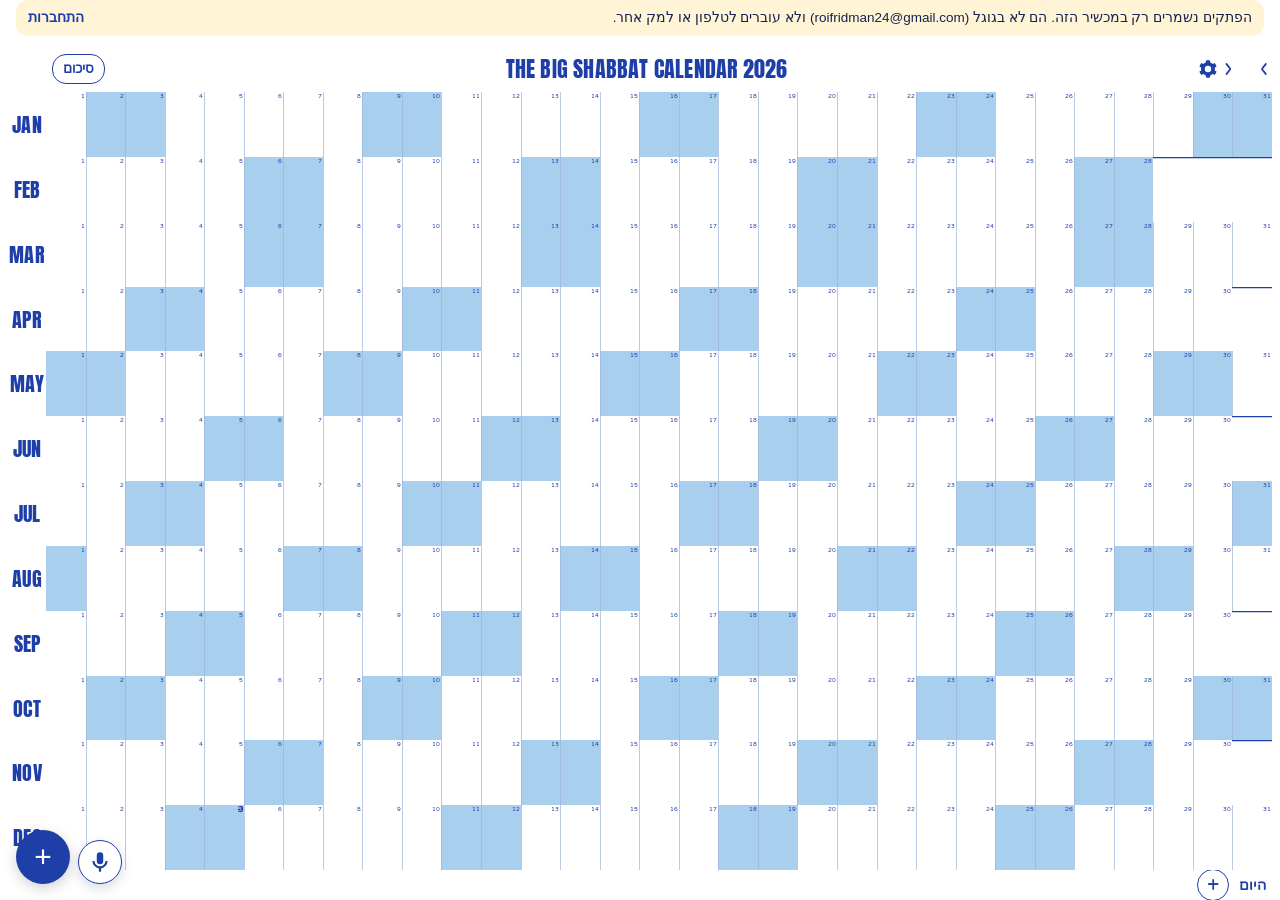
<file: index.html>
<!doctype html>
<html lang="he" dir="rtl">
<head>
<meta charset="utf-8">
<meta name="viewport" content="width=device-width, initial-scale=1, maximum-scale=1, minimum-scale=1, user-scalable=no, viewport-fit=cover">
<title>יומן</title>
<meta name="theme-color" content="#1F3FA8">
<meta name="apple-mobile-web-app-capable" content="yes">
<meta name="mobile-web-app-capable" content="yes">
<meta name="apple-mobile-web-app-status-bar-style" content="black-translucent">
<meta name="apple-mobile-web-app-title" content="יומן">
<meta name="format-detection" content="telephone=no">
<link rel="manifest" href="manifest.webmanifest">
<link rel="apple-touch-icon" sizes="180x180" href="/roy-calendar/apple-touch-icon-v3.png?v=3">
<link rel="apple-touch-icon-precomposed" sizes="180x180" href="/roy-calendar/apple-touch-icon-precomposed.png?v=3">
<link rel="icon" type="image/png" sizes="192x192" href="icons/icon-192.png">
<link rel="preload" href="fonts/anton-400.woff2" as="font" type="font/woff2" crossorigin>
<link rel="preload" href="fonts/varela-round-hebrew-400.woff2" as="font" type="font/woff2" crossorigin>
<link rel="preload" href="fonts/varela-round-latin-400.woff2" as="font" type="font/woff2" crossorigin>
<link rel="stylesheet" href="styles.css">
<script src="config.js"></script>
</head>
<body>
<div id="app">
  <header class="top" id="topbar">
    <h1 id="title">—</h1>
    <div class="top-actions">
      <button class="nav-btn" id="btnPrev" aria-label="הקודם">›</button>
      <button class="today-btn" id="btnToday">היום</button>
      <button class="nav-btn" id="btnNext" aria-label="הבא">‹</button>
      <button class="icon-btn" id="btnSettings" aria-label="הגדרות"><svg viewBox="0 0 24 24" width="20" height="20"><circle cx="5" cy="12" r="1.8"/><circle cx="12" cy="12" r="1.8"/><circle cx="19" cy="12" r="1.8"/></svg></button>
    </div>
  </header>
  <div id="banner" class="banner hidden"></div>

  <main id="views">
    <section id="yearView" class="view">
      <div class="y-top" id="yTop">
        <div id="yChrome">
          <div class="y-titlebar">
            <button type="button" class="y-gear" id="ySettings" aria-label="הגדרות"><svg viewBox="0 0 24 24" width="22" height="22" aria-hidden="true"><path fill="currentColor" d="M19.4 13.5a7.7 7.7 0 0 0 .1-1.5 7.7 7.7 0 0 0-.1-1.5l2-1.6-2-3.4-2.4 1a7.4 7.4 0 0 0-2.6-1.5l-.4-2.6h-4l-.4 2.6a7.4 7.4 0 0 0-2.6 1.5l-2.4-1-2 3.4 2 1.6a7.7 7.7 0 0 0-.1 1.5 7.7 7.7 0 0 0 .1 1.5l-2 1.6 2 3.4 2.4-1a7.4 7.4 0 0 0 2.6 1.5l.4 2.6h4l.4-2.6a7.4 7.4 0 0 0 2.6-1.5l2.4 1 2-3.4-2-1.6zM12 15.5A3.5 3.5 0 1 1 12 8.5a3.5 3.5 0 0 1 0 7z"/></svg></button>
            <div class="y-title" id="yTitle" lang="en">THE BIG SHABBAT CALENDAR</div>
            <button type="button" class="y-wrapbtn" id="yWrapBtn">סיכום</button>
          </div>
          <div class="y-subbar">
            <button type="button" class="y-arrow" id="yPrev" aria-label="שנה קודמת">›</button>
            <div class="y-legend">
              <span><i class="work"></i>עבודה</span>
              <span><i class="study"></i>לימודים</span>
              <span><i class="sport"></i>ספורט</span>
              <span><i class="travel"></i>טיולים</span>
              <span><i class="family"></i>משפחה</span>
              <span><i class="admin"></i>סידורים</span>
              <span><i class="culture"></i>תרבות</span>
              <span><i class="other"></i>אחר</span>
              <span><i class="important"></i>חשוב</span>
              <span><i class="chag"></i>חג</span>
            </div>
            <button type="button" class="y-arrow" id="yNext" aria-label="שנה הבאה">‹</button>
          </div>
        </div>
        <div id="yZoombar" class="hidden" dir="ltr">
          <div class="y-zbtns">
            <button type="button" id="yMinus" aria-label="התרחקות">−</button>
            <span id="yZLabel">×1</span>
            <button type="button" id="yPlus" aria-label="התקרבות">+</button>
          </div>
          <div class="y-ztitle" id="yZTitle" lang="en"></div>
          <button type="button" id="yAll">כל השנה
            <svg width="9" height="14" viewBox="0 0 9 14" aria-hidden="true"><path d="M2 1l6 6-6 6" stroke="currentColor" stroke-width="2" fill="none" stroke-linecap="round" stroke-linejoin="round"/></svg>
          </button>
        </div>
      </div>
      <div class="y-stage" dir="ltr">
        <div class="y-labels" id="yLabels"></div>
        <div class="y-vp" id="yVp">
          <div class="y-world" id="yWorld"></div>
        </div>
      </div>
      <div class="y-foot">
        <div class="y-foot-start">
          <button type="button" id="yToday">היום</button>
          <button type="button" id="yPlus2" aria-label="התקרבות">+</button>
        </div>
        <span id="yHint">צבוט כדי להתקרב ולקרוא את הפתקים</span>
      </div>
      <div class="ysheet-back hidden" id="ySheetBack"></div>
      <div class="ysheet hidden" id="ySheet" aria-hidden="true">
        <button type="button" class="ysheet-handle" id="ySheetHandle" aria-label="סגירה"></button>
        <div class="ysheet-head">
          <div>
            <div class="ysheet-day" id="ySheetDay"></div>
            <div class="ysheet-sub" id="ySheetSub"></div>
          </div>
          <div class="ysheet-num" id="ySheetNum"></div>
        </div>
        <div class="ysheet-list" id="ySheetList"></div>
        <div class="ysheet-actions">
          <button type="button" class="ysheet-mic" id="ySheetMic" aria-label="הוספה בקול"><svg viewBox="0 0 24 24" width="22" height="22" aria-hidden="true"><path fill="currentColor" d="M12 14a3 3 0 0 0 3-3V6a3 3 0 0 0-6 0v5a3 3 0 0 0 3 3zm5-3a5 5 0 0 1-10 0H5a7 7 0 0 0 6 6.9V21h2v-3.1A7 7 0 0 0 19 11h-2z"/></svg></button>
          <button type="button" class="ysheet-add" id="ySheetAdd">+ פתק חדש ליום הזה</button>
        </div>
      </div>
    </section>
    <section id="monthView" class="view hidden">
      <div class="weekdays" id="weekdays"></div>
      <div class="grid" id="grid"></div>
      <div class="day-panel" id="dayPanel"></div>
    </section>
    <section id="dayView" class="view hidden">
      <div class="day-head" id="dayHead"></div>
      <div class="allday" id="allDay"></div>
      <div class="timeline-wrap" id="timelineWrap"><div class="timeline" id="timeline"></div></div>
    </section>
    <section id="listView" class="view hidden">
      <div class="agenda" id="agenda"></div>
    </section>
    <section id="wrapView" class="view hidden"></section>
  </main>

  <nav class="tabs" hidden>
    <button data-view="year" class="active">שנה</button>
  </nav>
  <button class="micfab" id="micBtn" aria-label="הוספה בקול"><svg viewBox="0 0 24 24" width="26" height="26" aria-hidden="true"><path fill="currentColor" d="M12 14a3 3 0 0 0 3-3V6a3 3 0 0 0-6 0v5a3 3 0 0 0 3 3zm5-3a5 5 0 0 1-10 0H5a7 7 0 0 0 6 6.9V21h2v-3.1A7 7 0 0 0 19 11h-2z"/></svg></button>
  <button class="fab" id="fab" aria-label="אירוע חדש">+</button>
</div>

<!-- Install guide (iPhone Safari) -->
<div class="install hidden" id="install">
  <div class="install-card">
    <button class="install-x" id="installClose" aria-label="סגירה">✕</button>
    <img src="icons/icon-192.png" alt="" class="install-icon">
    <b>מתקינים את היומן במסך הבית</b>
    <p class="muted small">ככה הוא נפתח כמו אפליקציה. תזכורות מגיעות מגוגל קלנדר גם כשהוא סגור.</p>
    <ol class="steps" id="installSteps">
      <li><span class="n">1</span><span>לוחצים על <b>שיתוף</b> בסרגל של Safari</span>
        <svg class="ico" viewBox="0 0 24 24"><path d="M12 3v12M7.5 7.5 12 3l4.5 4.5" fill="none" stroke="currentColor" stroke-width="2" stroke-linecap="round" stroke-linejoin="round"/><path d="M8 10H6a1 1 0 0 0-1 1v9a1 1 0 0 0 1 1h12a1 1 0 0 0 1-1v-9a1 1 0 0 0-1-1h-2" fill="none" stroke="currentColor" stroke-width="2" stroke-linecap="round"/></svg></li>
      <li><span class="n">2</span><span>בוחרים <b>הוספה למסך הבית</b></span>
        <svg class="ico" viewBox="0 0 24 24"><rect x="4" y="4" width="16" height="16" rx="4" fill="none" stroke="currentColor" stroke-width="2"/><path d="M12 8v8M8 12h8" stroke="currentColor" stroke-width="2" stroke-linecap="round"/></svg></li>
    </ol>
    <p class="muted small" id="installHint">לא רואים שיתוף? לוחצים על ••• בסרגל ואז שיתוף.</p>
    <button class="primary hidden" id="installBtn">התקנה</button>
  </div>
  <div class="install-arrow" id="installArrow">↓</div>
</div>

<!-- Event editor -->
<div class="sheet-backdrop hidden" id="editorBackdrop">
  <form class="sheet" id="editor" autocomplete="off">
    <div class="sheet-head">
      <button type="button" class="link" id="edCancel">ביטול</button>
      <strong id="edTitleLbl">אירוע חדש</strong>
      <button type="submit" class="link strong">שמירה</button>
    </div>
    <p class="warn hidden" id="edGoogleWarn">בלי חיבור לגוגל הפתק נשמר רק באפליקציה הזו, ולא מופיע בגוגל, בטלפון אחר או במק. <button type="button" id="edConnect">התחברות לגוגל</button></p>
    <input id="edTitle" class="big-input" placeholder="מה קורה?" required>
    <div class="cats" id="edCats"></div>
    <label class="row"><span>כל היום</span><input type="checkbox" id="edAllDay" class="switch"></label>
    <label class="row"><span>תאריך</span><input type="date" id="edDate" required></label>
    <div class="row time-row" id="edTimes">
      <label><span>מ־</span><input type="time" id="edStart" step="300"></label>
      <label><span>עד</span><input type="time" id="edEnd" step="300"></label>
    </div>
    <label class="row"><span>תזכורת</span>
      <select id="edReminder">
        <option value="-1">בלי</option>
        <option value="0">בזמן האירוע</option>
        <option value="5">5 דק׳ לפני</option>
        <option value="10">10 דק׳ לפני</option>
        <option value="15">15 דק׳ לפני</option>
        <option value="30">30 דק׳ לפני</option>
        <option value="60">שעה לפני</option>
        <option value="120">שעתיים לפני</option>
        <option value="1440">יום לפני</option>
      </select>
    </label>
    <p class="muted small">התזכורת נשמרת בגוגל קלנדר ומגיעה גם כשהאפליקציה סגורה. התראה מתוך האפליקציה עצמה מגיעה רק כשהיא פתוחה. לראיון ול„חשוב” נקבעת שעה לפני, אם לא בחרת זמן אחר.</p>
    <details class="more-details">
      <summary>עוד פרטים</summary>
      <label class="row"><span>תאריך סיום</span><input type="date" id="edEndDate"></label>
      <input id="edLocation" class="input" placeholder="מיקום">
      <textarea id="edNotes" class="input" rows="3" placeholder="הערות"></textarea>
    </details>
    <button type="button" class="danger hidden" id="edDelete">מחיקה</button>
  </form>
</div>

<!-- Settings -->
<div class="sheet-backdrop hidden" id="settingsBackdrop">
  <div class="sheet">
    <div class="sheet-head">
      <span></span><strong>הגדרות</strong>
      <button type="button" class="link strong" id="stClose">סגירה</button>
    </div>

    <div class="card" id="themeCard">
      <div class="card-head"><b>צבע הלוח</b></div>
      <div class="themes" id="themeList"></div>
    </div>

    <div class="card" id="googleCard">
      <div class="card-head"><b>גוגל קלנדר</b><span class="muted small" id="stGoogleStatus">לא מחובר</span></div>
      <p class="small" id="stGoogleExplain">החשבון הוא roifridman24@gmail.com. החיבור נשמר רק באפליקציה הזו.</p>
      <button class="primary" id="stConnect">התחברות לגוגל</button>
      <button class="secondary hidden" id="stUploadLocal">העלאת הפתקים מהמכשיר לגוגל</button>
      <button class="secondary hidden" id="stSyncNow">סנכרון עכשיו</button>
      <div id="stCalendars" class="cal-list"></div>
      <details id="gSetup">
        <summary>מפתח חיבור, פעם אחת לכל התקנה</summary>
        <p class="small">גוגל דורשת מפתח חיבור (Client ID). אם כבר יצרתם אותו, רק מדביקים אותו כאן. התקנה חדשה של האייקון לא זוכרת אותו.</p>
        <ol class="gsteps small">
          <li><a href="https://console.cloud.google.com/flows/enableapi?apiid=calendar-json.googleapis.com" target="_blank" rel="noopener">פותחים את הקישור הזה</a> עם roifridman24@gmail.com, יוצרים פרויקט ומאשרים Enable.</li>
          <li><a href="https://console.cloud.google.com/auth/overview" target="_blank" rel="noopener">מסך ההסכמה</a>: Get started, שם "יומן", External, המייל שלך. אחר כך ב-<a href="https://console.cloud.google.com/auth/audience" target="_blank" rel="noopener">Audience</a> מוסיפים את עצמך כ-Test user.</li>
          <li><a href="https://console.cloud.google.com/auth/clients/create" target="_blank" rel="noopener">יוצרים Client</a>: Web application. ב-Authorized JavaScript origins מדביקים:
            <button type="button" class="copy" id="copyOrigin"><code>https://token-byte.github.io</code> העתקה</button>
            וב-Authorized redirect URIs מדביקים:
            <button type="button" class="copy" id="copyRedirect"><code id="redirectUri">https://token-byte.github.io/roy-calendar/</code> העתקה</button></li>
          <li>מעתיקים את ה-Client ID ומדביקים כאן:</li>
        </ol>
        <input id="stClientId" class="input ltr" placeholder="....apps.googleusercontent.com" inputmode="url">
      </details>
      <button class="link small hidden" id="stDisconnect">ניתוק</button>
    </div>

    <div class="card">
      <div class="card-head"><b>צבעים לפי סוג</b><button class="link small" id="catReset">איפוס</button></div>
      <p class="muted small">עבודה, לימודים, ספורט, טיולים, משפחה, סידורים, תרבות. צהוב רק ל„אחר”. חשוב הוא בחירה ידנית. הבחירה נזכרת לפי שם הפתק.</p>
      <div id="catList"></div>
      <button class="secondary" id="catAdd">+ קטגוריה</button>
      <p class="muted small">הקטגוריה והצבע נכתבים לגוגל עם כל פתק.</p>
    </div>

    <div class="card">
      <div class="card-head"><b>התראות</b></div>
      <label class="row"><span>תזכורת ברירת מחדל</span>
        <select id="stDefaultReminder">
          <option value="-1">בלי</option>
          <option value="0">בזמן האירוע</option>
          <option value="5">5 דק׳ לפני</option>
          <option value="10">10 דק׳ לפני</option>
          <option value="15">15 דק׳ לפני</option>
          <option value="30">30 דק׳ לפני</option>
          <option value="60">שעה לפני</option>
          <option value="1440">יום לפני</option>
        </select>
      </label>
      <p class="muted small">לראיון ולפתק שמסומן חשוב נקבעת שעה לפני, אם לא בחרת זמן אחר. התזכורת נכתבת לגוגל.</p>
      <label class="row"><span>גם מייל תזכורת מגוגל</span><input type="checkbox" id="stEmailReminder" class="switch"></label>
      <button class="secondary" id="stYearbook">השנה שלי</button>
      <button class="secondary" id="stNotif">הפעלת התראות</button>
      <button class="secondary" id="stTestNotif">התראת בדיקה</button>
      <p class="muted small" id="stNotifStatus"></p>
    </div>
    <button class="link small" id="stShowInstall">איך מתקינים באייפון</button>
    <p class="muted small">גרסה <span id="stVersion"></span></p>
  </div>
</div>

<div class="sheet-backdrop hidden" id="yearBackdrop">
  <div class="sheet" id="yearSheet"></div>
</div>
<div class="sheet-backdrop hidden" id="wordBackdrop">
  <form class="sheet" id="wordSheet">
    <div class="sheet-head">
      <button type="button" class="link" id="wordSkip">אחר כך</button>
      <strong>לשיתוף</strong>
      <button type="submit" class="link strong">שמירה</button>
    </div>
    <label class="stack"><span>מילה לשנה</span><input id="wordYear" class="input" maxlength="24" placeholder="מילה אחת"></label>
    <label class="stack"><span>יעד לשנה הבאה</span><input id="wordGoal" class="input" maxlength="80" placeholder="יעד אחד"></label>
  </form>
</div>
<div class="story-back hidden" id="storyBack">
  <div class="story" id="storyCard"></div>
  <div class="story-actions">
    <button type="button" id="storyClose">סגירה</button>
    <button type="button" id="storyShare">שתף תמונה</button>
  </div>
</div>

<div class="toast hidden" id="toast"></div>

<div class="vconfirm hidden" id="voiceConfirm" role="status">
  <div class="vconfirm-body">
    <b id="vcTitle"></b>
    <div id="vcWhen"></div>
  </div>
  <button type="button" id="vcConnect" class="hidden">חיבור</button>
  <button type="button" id="vcUndo">בטל</button>
</div>

<div class="sheet-backdrop hidden" id="splitBackdrop">
  <form class="sheet" id="splitSheet" autocomplete="off">
    <div class="sheet-head">
      <button type="button" class="link" id="splitCancel">ביטול</button>
      <strong>כמה פתקים</strong>
      <button type="submit" class="link strong">שמירה</button>
    </div>
    <p class="muted small">נשמע כמו כמה דברים. אפשר להוריד אחד, ואז שמירה.</p>
    <div id="splitList"></div>
  </form>
</div>

<div class="sheet-backdrop hidden" id="voiceBackdrop">
  <form class="sheet" id="voiceSheet" autocomplete="off">
    <div class="sheet-head">
      <button type="button" class="link" id="voiceCancel">סגירה</button>
      <strong>פתק בקול</strong>
      <button type="submit" class="link strong">יצירה</button>
    </div>
    <p class="small" id="voiceHint"></p>
    <button type="button" class="voice-mic hidden" id="voiceMic">האזנה</button>
    <textarea id="voiceText" class="input" rows="3" placeholder="יום ראשון בשעה 12:00 טיפוס" enterkeyhint="done"></textarea>
    <p class="muted small">באייפון, אם אין כפתור האזנה, לוחצים על המיקרופון במקלדת. כמה פעולות במשפט אחד, גם בלי „וגם”, הופכות לכמה פתקים. קיצור: הכתבת טקסט ואז פתיחת הכתובת עם הטקסט אחרי ?add=</p>
  </form>
</div>

<script src="parse-he.js"></script>
<script src="cats-auto.js"></script>
<script src="holidays.js"></script>
<script src="places.js"></script>
<script src="wrap-extra.js"></script>
<script src="yearbook.js"></script>
<script src="sync-keep.js"></script>
<script src="google-auth.js"></script>
<script src="reminders.js"></script>
<script src="story-card.js"></script>
<script src="year.js"></script>
<script src="wrap.js"></script>
<script src="app.js"></script>
<script src="voice.js"></script>
</body>
</html>
</file>
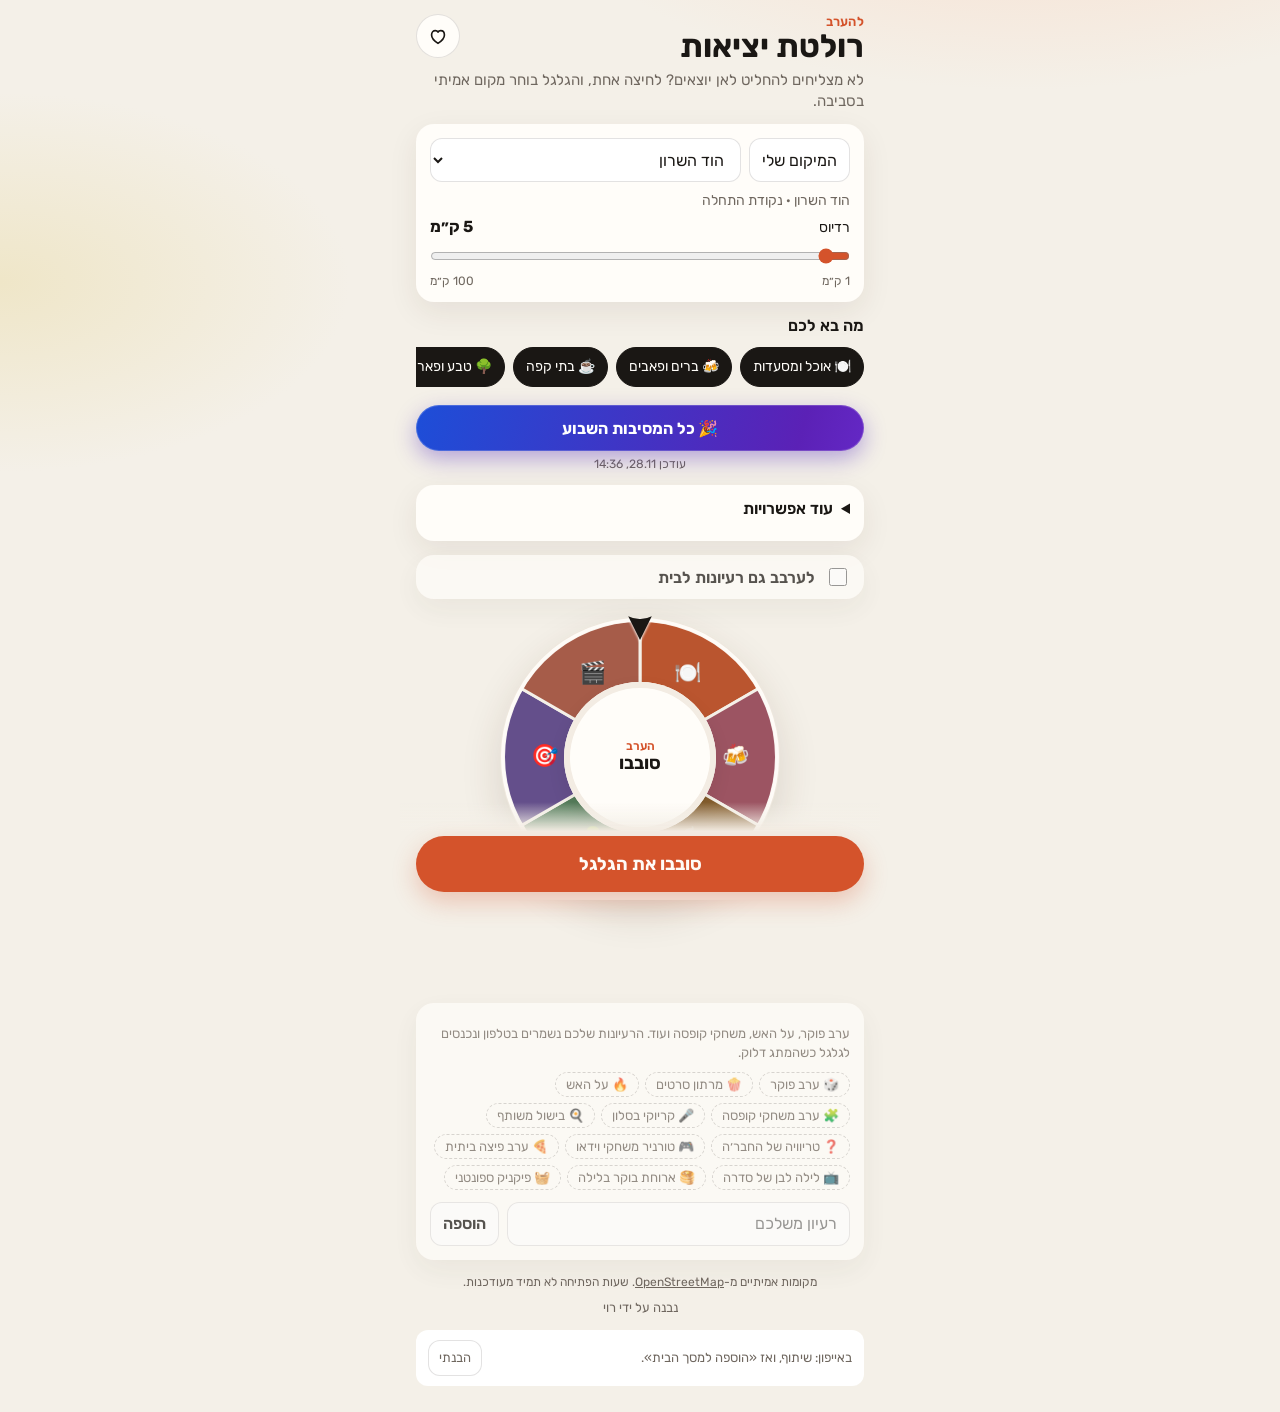
<file: roulette/index.html>
<!doctype html>
<html lang="he" dir="rtl" translate="no">
<head>
<meta charset="utf-8">
<meta name="google" content="notranslate">
<meta name="viewport" content="width=device-width, initial-scale=1, viewport-fit=cover">
<title>רולטת יציאות</title>
<meta name="description" content="לא מצליחים להחליט לאן יוצאים? הגלגל בוחר מקום אמיתי בסביבה.">
<meta name="theme-color" content="#f4f0e8">
<meta name="apple-mobile-web-app-capable" content="yes">
<meta name="mobile-web-app-capable" content="yes">
<meta name="apple-mobile-web-app-status-bar-style" content="default">
<meta name="apple-mobile-web-app-title" content="רולטה">
<link rel="manifest" href="manifest.webmanifest">
<link rel="apple-touch-icon" href="icons/apple-touch-icon.png">
<link rel="icon" type="image/png" sizes="192x192" href="icons/icon-192.png">
<link rel="preconnect" href="https://fonts.googleapis.com">
<link rel="preconnect" href="https://fonts.gstatic.com" crossorigin>
<link href="https://fonts.googleapis.com/css2?family=Rubik:wght@400;500;600;700&display=swap" rel="stylesheet">
<link rel="stylesheet" href="styles.css?v=6">
</head>
<body>
<div class="app">
  <header class="top">
    <div class="brand">
      <p class="eyebrow">להערב</p>
      <h1>רולטת יציאות</h1>
    </div>
    <button type="button" class="icon-btn" id="favBtn" aria-label="שמורים ללב">
      <svg viewBox="0 0 24 24" width="22" height="22" aria-hidden="true">
        <path d="M12 20s-7-4.4-7-9.1C5 8 6.8 6.2 9.1 6.2c1.3 0 2.4.6 2.9 1.6.5-1 1.6-1.6 2.9-1.6C17.2 6.2 19 8 19 10.9 19 15.6 12 20 12 20z" fill="none" stroke="currentColor" stroke-width="1.8" stroke-linejoin="round"/>
      </svg>
      <span class="badge" id="favCount" hidden>0</span>
    </button>
  </header>
  <p class="lede">לא מצליחים להחליט לאן יוצאים? לחיצה אחת, והגלגל בוחר מקום אמיתי בסביבה.</p>

  <section class="card" aria-label="מיקום ומרחק">
    <div class="loc-row">
      <button type="button" class="ghost" id="geoBtn">המיקום שלי</button>
      <label class="city-label">
        <span class="sr">עיר</span>
        <select id="city"></select>
      </label>
    </div>
    <p class="loc" id="locLabel">הוד השרון · נקודת התחלה</p>
    <div class="radius-head">
      <span>רדיוס</span>
      <strong id="radiusLabel">5 ק״מ</strong>
    </div>
    <input id="radius" type="range" min="1" max="100" value="5" step="1" aria-label="רדיוס החיפוש בקילומטרים">
    <div class="range-ends"><span>1 ק״מ</span><span>100 ק״מ</span></div>
    <button type="button" class="ghost hike-radius" id="hikeRadius" hidden>לטיולים ומעיינות: הרחיבו ל-80 ק״מ</button>
  </section>

  <section class="block" aria-label="קטגוריות">
    <h2>מה בא לכם</h2>
    <div class="chips" id="cats"></div>
    <div class="party-bar">
      <button type="button" class="party-btn" id="partyListBtn">🎉 כל המסיבות השבוע</button>
      <span id="eventsUpdated"></span>
    </div>
  </section>

  <details class="card more" id="more">
    <summary>עוד אפשרויות</summary>
    <div class="field">
      <span class="field-label">כמה אנשים</span>
      <div class="stepper">
        <button type="button" id="peopleMinus" aria-label="פחות אנשים">−</button>
        <strong id="peopleVal">לא משנה</strong>
        <button type="button" id="peoplePlus" aria-label="יותר אנשים">+</button>
      </div>
    </div>
    <div class="field">
      <span class="field-label">תקציב</span>
      <div class="seg" id="budget" role="group" aria-label="תקציב">
        <button type="button" data-value="any" aria-pressed="true">לא משנה</button>
        <button type="button" data-value="cheap" aria-pressed="false">זול או חינם</button>
        <button type="button" data-value="mid" aria-pressed="false">בינוני</button>
        <button type="button" data-value="high" aria-pressed="false">מתפנקים</button>
      </div>
    </div>
    <div class="field">
      <span class="field-label">איפה</span>
      <div class="seg" id="setting" role="group" aria-label="בפנים או בחוץ">
        <button type="button" data-value="any" aria-pressed="true">לא משנה</button>
        <button type="button" data-value="in" aria-pressed="false">בפנים</button>
        <button type="button" data-value="out" aria-pressed="false">בחוץ</button>
      </div>
    </div>
  </details>

  <section class="card home-box" id="homeBox">
    <label class="switch">
      <input type="checkbox" id="homeToggle">
      <span>לערבב גם רעיונות לבית</span>
    </label>
  </section>

  <div class="stage">
    <div class="wheel-wrap">
      <svg class="pointer" viewBox="0 0 28 32" aria-hidden="true">
        <path d="M14 31 L2.2 7.2 Q14 13 25.8 7.2 Z" fill="#1a1714"/>
      </svg>
      <canvas id="wheel" width="720" height="720" role="img" aria-label="גלגל הרולטה"></canvas>
      <div class="hub">
        <span id="hubKicker">הערב</span>
        <strong id="hubName">סובבו</strong>
      </div>
    </div>
  </div>

  <div class="dock">
    <p class="status" id="status" role="status"></p>
    <button type="button" class="retry" id="retryBtn" hidden>נסו שוב</button>
    <button type="button" class="spin" id="spinBtn">סובבו את הגלגל</button>
  </div>

  <section class="card" id="ideaCard">
    <p class="hint">ערב פוקר, על האש, משחקי קופסה ועוד. הרעיונות שלכם נשמרים בטלפון ונכנסים לגלגל כשהמתג דלוק.</p>
    <div class="ideas" id="ideaList"></div>
    <form class="add-idea" id="ideaForm">
      <input id="ideaInput" type="text" maxlength="60" placeholder="רעיון משלכם" enterkeyhint="done" autocomplete="off">
      <button type="submit">הוספה</button>
    </form>
  </section>

  <footer class="colophon">
    מקומות אמיתיים מ-<a href="https://www.openstreetmap.org/copyright" target="_blank" rel="noopener">OpenStreetMap</a>.
    שעות הפתיחה לא תמיד מעודכנות.
    <p class="fineprint">
      <span class="spin-count" id="spinCount" hidden><span id="spinCountLine"></span></span>
      <a class="credit" href="https://roy-fridman-portfolio.hayakaner.chatgpt.site" target="_blank" rel="noopener">נבנה על ידי רוי</a>
    </p>
    <p class="spin-count-sub" id="visitCountLine" hidden></p>
  </footer>

  <p class="install-hint" id="installHint" hidden>
    באייפון: שיתוף, ואז «הוספה למסך הבית».
    <button type="button" id="installDismiss">הבנתי</button>
  </p>
</div>

<div class="backdrop" id="backdrop" hidden></div>
<section class="sheet" id="resultSheet" hidden aria-labelledby="resultKicker"></section>
<section class="sheet" id="favSheet" hidden aria-labelledby="favTitle"></section>
<section class="sheet" id="partySheet" hidden aria-labelledby="partyTitle"></section>

<noscript>
  <p class="noscript">כדי לסובב את הרולטה צריך להפעיל JavaScript.</p>
</noscript>
<script src="fallback-places.js?v=6"></script>
<script src="app.js?v=6"></script>
</body>
</html>
</file>
<file: styles.css>
@font-face{
  font-family:'Anton';
  font-style:normal;
  font-weight:400;
  font-display:swap;
  src:url('fonts/anton-400.woff2') format('woff2');
  unicode-range:U+0000-00FF,U+0131,U+0152-0153,U+02BB-02BC,U+02C6,U+02DA,U+02DC,U+0304,U+0308,U+0329,U+2000-206F,U+20AC,U+2122,U+2191,U+2193,U+2212,U+2215,U+FEFF,U+FFFD;
}
@font-face{
  font-family:'Varela Round';
  font-style:normal;
  font-weight:400;
  font-display:swap;
  src:url('fonts/varela-round-hebrew-400.woff2') format('woff2');
  unicode-range:U+0307-0308,U+0590-05FF,U+200C-2010,U+20AA,U+25CC,U+FB1D-FB4F;
}
@font-face{
  font-family:'Varela Round';
  font-style:normal;
  font-weight:400;
  font-display:swap;
  src:url('fonts/varela-round-latin-400.woff2') format('woff2');
  unicode-range:U+0000-00FF,U+0131,U+0152-0153,U+02BB-02BC,U+02C6,U+02DA,U+02DC,U+0304,U+0308,U+0329,U+2000-206F,U+20AC,U+2122,U+2191,U+2193,U+2212,U+2215,U+FEFF,U+FFFD;
}
:root{
  --bg:#fff; --fg:#111; --muted:#9a9aa0; --line:#f0f0f2; --soft:#f5f5f7;
  --accent:#ff3b30; --blue:#0a84ff;
  --tabh:52px; --safe-b:env(safe-area-inset-bottom,0px); --safe-t:env(safe-area-inset-top,0px);
  --ink:#1F3FA8; --wkend:#A9CFEF; --pline:#9DB3D9; --paper:#fff;
  --n-work:#A9C7FF; --n-study:#C9B0FF; --n-sport:#FF8B84; --n-travel:#7EE0E8; --n-family:#7DDBA3; --n-admin:#F0B45A; --n-culture:#FFB4E0; --n-other:#FFE978; --n-important:#B794F6; --n-chag:#E6E0F4; --n-personal:#7DDBA3;
  --wrap:#1F3FA8;
}
@media (prefers-color-scheme: dark){
  :root{ --bg:#000; --fg:#f5f5f7; --muted:#77777d; --line:#1a1a1c; --soft:#121214; }
}
*{box-sizing:border-box;-webkit-tap-highlight-color:transparent}
html,body{margin:0;height:100%;background:var(--bg);color:var(--fg);
  font-family:-apple-system,BlinkMacSystemFont,"SF Pro Text","Segoe UI",Arial,"Noto Sans Hebrew",sans-serif;
  overscroll-behavior:none;-webkit-user-select:none;user-select:none;
  -webkit-touch-callout:none;-webkit-tap-highlight-color:transparent;touch-action:manipulation}
input,textarea,select,button{font:inherit;color:inherit}
input,textarea{-webkit-user-select:text;user-select:text}
button{background:none;border:0;cursor:pointer;padding:0}
a{color:var(--blue)}
.hidden{display:none!important}
#app{display:flex;flex-direction:column;height:100dvh;padding-top:var(--safe-t)}
.top{display:flex;align-items:center;justify-content:space-between;padding:12px 16px 8px}
.top h1{font-size:30px;font-weight:800;margin:0;letter-spacing:-.6px}
.top h1 small{font-size:30px;font-weight:300;color:var(--muted);margin-inline-start:6px}
.top-actions{display:flex;align-items:center;gap:2px}
.nav-btn{font-size:26px;line-height:1;width:34px;height:34px;color:var(--muted)}
.icon-btn{width:34px;height:34px;color:var(--muted);display:flex;align-items:center;justify-content:center}
.icon-btn svg{fill:currentColor}
.today-btn{font-weight:600;font-size:15px;color:var(--fg);padding:5px 10px}
.banner{margin:0 16px 8px;padding:9px 12px;border-radius:12px;background:#fff4d6;font-size:13.5px;display:flex;gap:10px;align-items:center;justify-content:space-between;color:#14234f;line-height:1.35}
.banner span{flex:1}
.banner button{font-weight:700;color:#1F3FA8;white-space:nowrap}
.banner.ok{background:#e7f8ee;color:#0f6b45}
.warn{background:#fff4d6;color:#14234f;border-radius:12px;padding:10px 12px;font-size:13.5px;line-height:1.4;margin:0}
.warn button{font-weight:700;color:#1F3FA8}
main{flex:1;overflow:hidden;position:relative}
.view{height:100%;display:flex;flex-direction:column}

/* Month */
.weekdays{display:grid;grid-template-columns:repeat(7,1fr);padding:0 8px;font-size:11.5px;color:var(--muted);font-weight:600;text-align:center}
.weekdays div{padding:4px 0 6px}
.grid{display:grid;grid-template-columns:repeat(7,1fr);grid-auto-rows:1fr;flex:0 0 auto;height:58%;padding:0 8px;touch-action:pan-y}
.cell{border-top:1px solid var(--line);padding:4px 2px 2px;overflow:hidden;display:flex;flex-direction:column;gap:2px;min-width:0}
.cell.other .d{color:var(--muted);opacity:.5}
.cell.other .chip{opacity:.4}
.cell .d{font-size:16px;font-weight:600;width:28px;height:28px;display:flex;align-items:center;justify-content:center;border-radius:50%;align-self:center}
.cell.today .d{background:var(--accent);color:#fff}
.cell.sel:not(.today) .d{background:var(--fg);color:var(--bg)}
.chip{font-size:10.5px;line-height:1.3;padding:1px 4px;border-radius:4px;white-space:nowrap;overflow:hidden;font-weight:600;
  color:var(--c);background:color-mix(in srgb,var(--c) 14%,transparent)}
.chip.allday{background:var(--c);color:#fff}
.more{font-size:10px;color:var(--muted);text-align:center}

.day-panel{flex:1;overflow-y:auto;padding:12px 16px calc(var(--tabh) + 76px + var(--safe-b))}
.dp-head{font-size:15px;font-weight:700;margin-bottom:4px;color:var(--muted)}
.ev{display:flex;gap:12px;align-items:stretch;padding:10px 0}
.ev .bar{width:3px;border-radius:2px;background:var(--c);flex:0 0 3px}
.ev .tm{width:46px;flex:0 0 46px;font-size:13px;color:var(--muted);font-variant-numeric:tabular-nums;line-height:1.4}
.ev .bd{flex:1;min-width:0}
.ev .t{font-weight:600;font-size:16px}
.ev .s{font-size:12.5px;color:var(--muted);margin-top:2px;overflow:hidden;text-overflow:ellipsis;white-space:nowrap}
.empty{color:var(--muted);font-size:14px;padding:18px 0;text-align:center}

/* Day */
.day-head{padding:0 16px 8px;font-size:15px;font-weight:700;color:var(--muted)}
.allday{padding:0 16px;display:flex;flex-direction:column;gap:4px}
.allday .chip{font-size:13px;padding:4px 8px}
.timeline-wrap{flex:1;overflow-y:auto;margin-top:6px;padding-bottom:calc(var(--tabh) + 80px + var(--safe-b))}
.timeline{position:relative;height:calc(24 * 56px);margin-inline-start:52px;margin-inline-end:12px}
.hour{position:absolute;left:0;right:0;border-top:1px solid var(--line);height:56px}
.hour span{position:absolute;inset-inline-start:-46px;top:-8px;font-size:11px;color:var(--muted);font-variant-numeric:tabular-nums}
.tblock{position:absolute;border-radius:6px;padding:4px 7px;font-size:12.5px;overflow:hidden;font-weight:600;border-inline-start:3px solid var(--c);
  color:var(--c);background:color-mix(in srgb,var(--c) 14%,var(--bg))}
.tblock small{display:block;font-weight:400;color:var(--muted)}
.nowline{position:absolute;left:0;right:0;height:2px;background:var(--accent);z-index:3}
.nowline::before{content:"";position:absolute;inset-inline-start:-5px;top:-4px;width:10px;height:10px;border-radius:50%;background:var(--accent)}

/* List */
.agenda{overflow-y:auto;height:100%;padding:0 16px calc(var(--tabh) + 80px + var(--safe-b))}
.ag-day{position:sticky;top:0;background:var(--bg);padding:14px 0 2px;font-weight:700;font-size:14px;color:var(--muted)}
.ag-day.today{color:var(--accent)}

/* Tabs / FAB */
.tabs{display:none!important}
.fab{position:fixed;left:16px;bottom:calc(18px + var(--safe-b));width:54px;height:54px;border-radius:50%;background:var(--ink,#1F3FA8);color:var(--paper,#fff);font-size:30px;line-height:1;box-shadow:0 4px 14px rgba(0,0,0,.18);z-index:11}
.micfab{position:fixed;left:18px;bottom:calc(84px + var(--safe-b));width:48px;height:48px;border-radius:50%;background:var(--paper,#fff);color:var(--ink,#1F3FA8);border:1.5px solid var(--ink,#1F3FA8);display:flex;align-items:center;justify-content:center;z-index:11;box-shadow:0 4px 12px rgba(20,30,80,.16)}
.micfab svg{display:block}
.micfab.listening{background:var(--ink,#1F3FA8);color:#fff}

/* Sheets */
.sheet-backdrop{position:fixed;inset:0;background:rgba(0,0,0,.3);z-index:50;display:flex;align-items:flex-end}
.sheet{background:var(--bg);width:100%;max-height:92dvh;overflow-y:auto;border-radius:16px 16px 0 0;padding:12px 16px calc(24px + var(--safe-b));display:flex;flex-direction:column;gap:10px;animation:up .2s ease-out}
@keyframes up{from{transform:translateY(40px);opacity:.4}to{transform:none;opacity:1}}
.sheet-head{display:flex;justify-content:space-between;align-items:center;padding-bottom:4px}
.sheet-head strong{font-size:16px}
.link{color:var(--blue);font-size:16px}
.link.strong{font-weight:700}
.link.small{font-size:14px}
.big-input{font-size:22px;font-weight:700;border:0;padding:8px 0;background:none;outline:none}
.input{border:0;border-radius:10px;padding:10px;background:var(--soft);outline:none;width:100%}
.ltr{direction:ltr;text-align:left}
.row{display:flex;justify-content:space-between;align-items:center;padding:6px 0;border-bottom:1px solid var(--line);gap:10px;min-height:42px}
.row input[type=date],.row input[type=time],.row select{border:0;background:var(--soft);border-radius:8px;padding:6px 8px;min-width:120px}
.time-row{justify-content:flex-start;gap:14px}
.time-row label{display:flex;align-items:center;gap:6px}
.cats{display:flex;gap:6px;flex-wrap:wrap}
.cats button{font-size:13px;padding:5px 10px;border-radius:14px;color:var(--c);background:color-mix(in srgb,var(--c) 12%,transparent);font-weight:600;border:1.5px solid transparent}
.cats button.on{border-color:var(--c)}
.cats button.auto::after{content:" · אוטומטי";font-weight:400;opacity:.7}
.switch{appearance:none;-webkit-appearance:none;width:46px;height:28px;border-radius:14px;background:#e5e5ea;position:relative;transition:.2s;flex:0 0 46px}
.switch::after{content:"";position:absolute;top:2px;right:2px;width:24px;height:24px;border-radius:50%;background:#fff;box-shadow:0 1px 3px rgba(0,0,0,.25);transition:.2s}
.switch:checked{background:#34c759}
.switch:checked::after{right:20px}
.danger{color:var(--accent);padding:12px;font-weight:600}
.primary{background:var(--fg);color:var(--bg);padding:13px;border-radius:12px;font-weight:700;width:100%}
.secondary{background:var(--soft);padding:11px;border-radius:12px;font-weight:600;width:100%}
button:disabled{opacity:.35}
.muted{color:var(--muted);margin:0}
.small{font-size:13px;margin:0}
details summary{color:var(--muted);font-size:14px;padding:6px 0}
.more-details[open]{display:flex;flex-direction:column;gap:8px}
.card{background:var(--soft);border-radius:14px;padding:14px;display:flex;flex-direction:column;gap:10px}
.card .row{border-color:color-mix(in srgb,var(--muted) 18%,transparent)}
.card .secondary,.card .input,.card .row select{background:var(--bg)}
.card-head{display:flex;justify-content:space-between;align-items:baseline}
.card-head b{font-size:16px}
.gsteps{margin:0;padding-inline-start:20px;display:flex;flex-direction:column;gap:8px;line-height:1.45}
.copy{display:inline-flex;gap:6px;align-items:center;margin-top:4px;background:var(--bg);border-radius:8px;padding:4px 8px;color:var(--blue);font-size:12.5px}
.copy code{color:var(--fg);direction:ltr}
.cal-list{display:flex;flex-direction:column}
.cal-list label{display:flex;align-items:center;gap:8px;padding:5px 0;font-size:14px}
.cal-list i{width:10px;height:10px;border-radius:50%;display:inline-block}
.cat{display:flex;flex-direction:column;gap:6px;padding:10px 0;border-bottom:1px solid color-mix(in srgb,var(--muted) 18%,transparent)}
.cat-top{display:flex;align-items:center;gap:8px}
.cat-top input[type=color]{width:28px;height:28px;border:0;padding:0;border-radius:50%;background:none;flex:0 0 28px}
.cat-top input[type=color]::-webkit-color-swatch-wrapper{padding:0}
.cat-top input[type=color]::-webkit-color-swatch{border:0;border-radius:50%}
.cat-top .name{flex:1;border:0;background:none;font-weight:700;font-size:15px;outline:none}
.cat-top .del{color:var(--muted);font-size:14px;padding:4px}
.cat textarea{border:0;border-radius:8px;background:var(--bg);padding:8px;font-size:13px;resize:none;outline:none;color:var(--muted)}
.toast{position:fixed;bottom:calc(150px + var(--safe-b));left:50%;transform:translateX(-50%);background:var(--fg);color:var(--bg);padding:9px 16px;border-radius:20px;font-size:14px;z-index:99;max-width:90%;text-align:center}

/* Install guide */
.install{position:fixed;inset:0;z-index:60;background:rgba(0,0,0,.35);display:flex;flex-direction:column;justify-content:flex-end;align-items:center;padding:0 12px calc(14px + var(--safe-b))}
.install-card{position:relative;background:var(--bg);border-radius:20px;padding:22px 18px 18px;width:100%;max-width:420px;display:flex;flex-direction:column;align-items:center;gap:8px;text-align:center;box-shadow:0 10px 40px rgba(0,0,0,.2);animation:up .25s ease-out}
.install-x{position:absolute;top:10px;left:12px;color:var(--muted);font-size:16px;width:30px;height:30px}
.install-icon{width:64px;height:64px;border-radius:15px;box-shadow:0 2px 8px rgba(0,0,0,.12)}
.install-card b{font-size:18px}
.steps{list-style:none;margin:6px 0 0;padding:0;width:100%;display:flex;flex-direction:column;gap:8px}
.steps li{display:flex;align-items:center;gap:12px;background:var(--soft);border-radius:12px;padding:12px;text-align:start;font-size:15px}
.steps li span:nth-child(2){flex:1}
.steps .n{width:24px;height:24px;border-radius:50%;background:var(--fg);color:var(--bg);display:flex;align-items:center;justify-content:center;font-size:13px;font-weight:700;flex:0 0 24px}
.steps .ico{width:26px;height:26px;color:var(--blue);flex:0 0 26px}
.install-arrow{color:#fff;font-size:30px;margin-top:6px;animation:bob 1.2s ease-in-out infinite}
@keyframes bob{50%{transform:translateY(6px)}}
.banner-x{color:var(--muted)!important;font-weight:400!important;margin-inline-start:12px}
.cat textarea{field-sizing:content;min-height:3.2em}
.tabs button{white-space:nowrap}

/* ---------- year poster ---------- */
body.view-year,body.view-wrap{background:var(--paper,#fff)}
body.view-year #app,body.view-wrap #app{background:var(--paper,#fff)}
#yearView{
  background:var(--paper,#fff); color:var(--ink,#1F3FA8);
  font-family:'Varela Round','Arial Hebrew',Arial,sans-serif;
  min-height:0; position:relative;
  padding-bottom:var(--safe-b);
}
.y-top{position:relative;height:118px;flex:none;padding:4px 8px 0}
#yChrome,#yZoombar{position:absolute;inset:0}
#yZoombar{display:flex;align-items:center;justify-content:space-between;gap:8px;padding:0 10px;background:var(--paper,#fff)}
#yChrome{direction:rtl;display:flex;flex-direction:column;justify-content:center;gap:2px;padding:2px 8px 0}
.y-titlebar{display:flex;align-items:center;gap:6px;min-width:0}
.y-title{flex:1;min-width:0;text-align:center;font-family:'Anton',Impact,'Arial Narrow',sans-serif;font-weight:400;letter-spacing:.2px;line-height:1;white-space:nowrap;color:var(--ink);overflow:hidden}
.y-subbar{display:flex;align-items:center;gap:4px}
.y-legend{flex:1;display:flex;justify-content:center;flex-wrap:wrap;gap:3px 7px;direction:rtl;font-size:10px;color:var(--ink);min-width:0;line-height:1.25}
.y-legend span{display:flex;align-items:center;gap:4px;white-space:nowrap}
.y-legend i{width:11px;height:11px;display:inline-block;border-radius:1px 1px 2px 5px;box-shadow:0 1px 2px rgba(0,0,0,.25);flex:none}
.y-legend i.work,.ynote.work,.y-item i.work{background:var(--n-work)}
.y-legend i.study,.ynote.study,.y-item i.study{background:var(--n-study)}
.y-legend i.sport,.ynote.sport,.y-item i.sport{background:var(--n-sport)}
.y-legend i.travel,.ynote.travel,.y-item i.travel{background:var(--n-travel)}
.y-legend i.family,.ynote.family,.y-item i.family,.y-legend i.personal,.ynote.personal,.y-item i.personal{background:var(--n-family)}
.y-legend i.admin,.ynote.admin,.y-item i.admin{background:var(--n-admin)}
.y-legend i.culture,.ynote.culture,.y-item i.culture{background:var(--n-culture)}
.y-legend i.other,.ynote.other,.y-item i.other{background:var(--n-other)}
.y-legend i.important,.ynote.important,.y-item i.important{background:var(--n-important)}
.y-legend i.chag,.ynote.chag,.y-item i.chag{background:var(--n-chag)}
.y-arrow{font-size:22px;line-height:1;width:32px;height:32px;color:var(--ink);flex:none}
.y-gear{width:40px;height:40px;color:var(--ink);display:flex;align-items:center;justify-content:center;flex:none}
.y-gear svg{fill:currentColor}
.y-wrapbtn{flex:none;border:1.5px solid var(--ink);color:var(--ink);border-radius:14px;padding:6px 10px;font-size:13px;font-weight:700;background:transparent}
.y-zbtns{display:flex;align-items:center;gap:2px;border:1.5px solid var(--ink);border-radius:16px;padding:2px;flex:none}
.y-zbtns button{width:32px;height:30px;font-size:20px;line-height:1;color:var(--ink);border-radius:13px}
.y-zbtns button:disabled{opacity:.3}
#yZLabel{font-size:13px;min-width:34px;text-align:center;font-variant-numeric:tabular-nums}
.y-ztitle{font-family:'Anton',Impact,sans-serif;font-size:26px;letter-spacing:.4px;line-height:1;text-align:center;min-width:0}
.y-ztitle small{font-family:'Varela Round',sans-serif;font-size:13px;margin-left:6px;color:#5b6fb5;vertical-align:middle}
#yAll{direction:rtl;display:flex;align-items:center;gap:4px;font-size:15px;color:var(--ink);padding:8px 4px;flex:none;white-space:nowrap}
.y-stage{flex:1;min-height:0;display:flex;direction:ltr;padding:0 8px}
.y-labels{position:relative;width:38px;flex:none;overflow:hidden;background:var(--paper,#fff);z-index:2}
.y-lab{position:absolute;left:0;top:0;width:100%;margin:0;padding:0;border:0;background:transparent;color:var(--ink);
  font-family:'Anton',Impact,sans-serif;font-weight:400;letter-spacing:.3px;display:flex;align-items:center;justify-content:center;line-height:1}
.y-lab.hot{background:var(--ink);color:#fff}
.y-vp{flex:1;min-width:0;position:relative;overflow:hidden;touch-action:none;background:var(--paper,#fff)}
.y-world{position:absolute;left:0;top:0;transform-origin:0 0;background:var(--paper,#fff);box-shadow:inset 0 0 0 calc(1.6px * var(--b,1)) var(--ink);--b:1;--show-text:0}
.y-row{position:absolute;left:0;right:0;background:var(--paper,#fff)}
.y-row + .y-row{box-shadow:inset 0 calc(1.25px * var(--b,1)) 0 var(--ink)}
.y-cell{position:absolute;top:0;bottom:0;background:var(--paper,#fff);box-shadow:inset calc(0.7px * var(--b,1)) 0 0 var(--pline,#9DB3D9)}
.y-cell:first-child{box-shadow:none}
.y-cell.we{background:var(--wkend)}
.y-cell .n{position:absolute;top:1px;right:1px;font-family:'Varela Round',sans-serif;font-size:calc(var(--num,6) * 1px);line-height:1;color:var(--ink);z-index:2}
.y-cell.is-today .n{background:var(--ink);color:#fff;border-radius:2px;padding:0 .12em}
.y-cell .w{position:absolute;top:2px;left:2px;font-family:'Varela Round',sans-serif;font-size:calc(var(--wd,0) * 1px);line-height:1;color:var(--ink);opacity:var(--wd-op,0);z-index:2}
.ynote{position:absolute;direction:rtl;text-align:right;color:#1d1d1d;overflow:visible;
  border-radius:1px 1px 3px 10px / 1px 1px 3px 6px;
  box-shadow:0 1px 1px rgba(0,0,0,.12), 0 4px 6px -3px rgba(0,0,0,.35);
  z-index:5}
.ynote::after{content:"";position:absolute;inset:0;border-radius:inherit;pointer-events:none;z-index:1;
  background:linear-gradient(170deg,rgba(255,255,255,.5) 0%,rgba(255,255,255,0) 38%,rgba(0,0,0,0) 75%,rgba(0,0,0,.08) 100%)}
.ynote.work{background:var(--n-work)} .ynote.sport{background:var(--n-sport)} .ynote.personal{background:var(--n-personal)} .ynote.important{background:var(--n-important)} .ynote.other{background:var(--n-other)}
.ynote .ytape{position:absolute;left:50%;transform:translateX(-50%) rotate(-3deg);background:rgba(255,255,255,.55);
  box-shadow:0 0 0 .5px rgba(0,0,0,.06);z-index:3;pointer-events:none}
.ynote .ytt{position:relative;z-index:3;height:100%;overflow:hidden;opacity:var(--show-text,0);box-sizing:border-box}
.ynote .ytm{direction:ltr;text-align:right;opacity:.68;line-height:1.05;font-size:calc(var(--nt,0) * 0.86 * 1px)}
.ynote .yti{font-size:calc(var(--ni,0) * 1px);line-height:1.15;display:-webkit-box;-webkit-line-clamp:3;-webkit-box-orient:vertical;overflow:hidden}
.y-sel{position:absolute;border:calc(2.4px * var(--b,1)) solid #E8453C;box-shadow:0 0 0 calc(3px * var(--b,1)) rgba(232,69,60,.16);
  border-radius:2px;pointer-events:none;z-index:60;display:none}
.y-sel.on{display:block}
.y-foot{flex:none;height:36px;display:flex;align-items:center;justify-content:space-between;gap:8px;direction:rtl;
  padding:0 10px 0 76px;color:#5a6794;font-size:12.5px}
.y-foot-start{display:flex;align-items:center;gap:6px;flex:none}
#yToday{color:var(--ink);font-weight:700;font-size:14px;padding:6px 4px}
#yPlus2{width:32px;height:32px;border-radius:50%;border:1.5px solid var(--ink);color:var(--ink);font-size:22px;line-height:1}
#yHint{flex:1;text-align:center;line-height:1.25}
.ysheet-back{position:fixed;inset:0;z-index:35;background:rgba(16,24,48,.18)}
.ysheet{position:fixed;left:0;right:0;bottom:var(--safe-b);z-index:40;direction:rtl;
  background:#fff;border-radius:24px 24px 0 0;border-top:2px solid var(--ink);
  box-shadow:0 -10px 30px -8px rgba(20,30,80,.35);
  padding:0 18px 12px;max-height:min(52dvh,420px);display:flex;flex-direction:column;
  font-family:'Varela Round','Arial Hebrew',Arial,sans-serif;color:#1d1d1d;
  transition:transform .22s ease; touch-action:pan-y}
.ysheet-handle{width:100%;height:28px;margin:0;background:none;position:relative;flex:none;touch-action:none}
.ysheet-handle::before{content:"";position:absolute;left:50%;top:10px;width:40px;height:5px;border-radius:3px;background:#C9D2EA;transform:translateX(-50%)}
.ysheet-head{touch-action:none}
.ysheet-head{display:flex;justify-content:space-between;align-items:center;gap:12px;margin-bottom:8px;flex:none}
.ysheet-day{font-size:17px;color:var(--ink)}
.ysheet-sub{font-size:12.5px;color:#7a88b8;margin-top:2px}
.ysheet-num{font-family:'Anton',Impact,sans-serif;font-size:40px;color:var(--ink);line-height:1}
.ysheet-list{overflow-y:auto;min-height:0}
.y-item{display:flex;align-items:center;gap:12px;width:100%;text-align:right;padding:11px 0;border-top:1px solid #E3E8F5;background:none}
.y-item i{width:22px;height:22px;border-radius:1px 1px 2px 7px;box-shadow:0 2px 3px rgba(0,0,0,.2);transform:rotate(-4deg);flex:none}
.y-item i.work{background:var(--n-work)} .y-item i.sport{background:var(--n-sport)} .y-item i.personal{background:var(--n-personal)} .y-item i.important{background:var(--n-important)} .y-item i.other{background:var(--n-other)}
.y-setcats{display:flex;flex-wrap:wrap;gap:4px;padding:0 0 8px}
.y-setcats button{font-size:11px;padding:3px 8px;border-radius:10px;border:1px solid #E3E8F5;color:#5c6a94;background:#fff}
.y-setcats button.on{color:#14234f;font-weight:700;border-color:transparent}
.y-setcats button.work.on{background:var(--n-work)} .y-setcats button.study.on{background:var(--n-study)}
.y-setcats button.sport.on{background:var(--n-sport)} .y-setcats button.travel.on{background:var(--n-travel)}
.y-setcats button.family.on{background:var(--n-family)} .y-setcats button.admin.on{background:var(--n-admin)}
.y-setcats button.culture.on{background:var(--n-culture)} .y-setcats button.other.on{background:var(--n-other)}
.y-setcats button.personal.on{background:var(--n-family)} .y-setcats button.important.on{background:var(--n-important)}
.y-setcats button.auto.on{background:#E8E8ED}
.y-tm{font-family:'Anton',Impact,sans-serif;font-size:18px;color:var(--ink);width:58px;direction:ltr;text-align:right;flex:none;font-weight:400}
.y-bd{flex:1;min-width:0}
.y-bd b{font-weight:400;font-size:16px;color:#1d1d1d;display:block}
.y-bd small{display:block;font-size:12px;color:#7a88b8;margin-top:1px}
.y-empty{color:#7a88b8;text-align:center;padding:16px 0;font-size:14px}
.ysheet-actions{display:flex;gap:8px;align-items:stretch;margin-top:8px;flex:none}
.ysheet-mic{width:48px;border-radius:12px;border:1.5px solid var(--ink);color:var(--ink);background:#fff;display:flex;align-items:center;justify-content:center;flex:none}
.ysheet-add{margin-top:8px;border:1.5px dashed var(--ink);border-radius:12px;text-align:center;padding:11px;font-size:14px;color:var(--ink);background:#fff;flex:none;width:100%}
.ysheet-actions .ysheet-add{margin-top:0;flex:1;width:auto}

.themes{display:flex;flex-wrap:wrap;gap:8px}
.themes button{display:flex;align-items:center;gap:6px;padding:6px 10px;border-radius:14px;border:1.5px solid transparent;background:var(--bg);font-size:13px;font-weight:700}
.themes button.on{border-color:var(--ink)}
.themes i{width:18px;height:18px;border-radius:50%;background:linear-gradient(135deg,var(--sw),var(--sw2));box-shadow:inset 0 0 0 1px rgba(0,0,0,.12)}

.vconfirm{position:fixed;left:12px;right:12px;bottom:calc(148px + var(--safe-b));z-index:80;display:flex;align-items:center;gap:12px;
  background:#14234f;color:#fff;border-radius:16px;padding:12px 12px 12px 14px;box-shadow:0 10px 24px rgba(20,30,80,.28);
  font-family:'Varela Round','Arial Hebrew',Arial,sans-serif}
.vconfirm b{display:block;font-size:16px;font-weight:700}
#vcWhen{font-size:13px;opacity:.85;margin-top:2px}
#vcUndo,#vcConnect{flex:none;background:#fff;color:#14234f;border-radius:12px;padding:8px 12px;font-weight:700}
.split-row{display:flex;align-items:center;gap:10px;padding:12px 0;border-bottom:1px solid var(--line)}
.split-row div{flex:1;min-width:0}
.split-row b{display:block;font-size:16px}
.split-row small{display:block;color:var(--muted);font-size:12.5px;margin-top:2px;line-height:1.35}
.split-row button{flex:none;font-weight:700;color:var(--accent)}
.split-dot{width:12px;height:12px;border-radius:50%;flex:none}
#vcConnect{background:transparent;color:#fff;border:1.5px solid #fff}
.voice-mic{width:100%;padding:12px;border-radius:12px;background:var(--ink);color:#fff;font-weight:700}
.voice-mic.on{background:#E8453C}
#voiceText{min-height:76px;resize:none}

#wrapView{background:var(--wrap);color:#fff;overflow:auto;padding:14px 16px calc(18px + var(--safe-b));
  font-family:'Varela Round','Arial Hebrew',Arial,sans-serif;direction:rtl}
.w-top{display:flex;align-items:center;justify-content:space-between;gap:10px}
.w-back{color:#fff;font-weight:700;font-size:15px;padding:8px 0}
.w-tog{display:flex;background:rgba(255,255,255,.16);border-radius:20px;padding:3px}
.w-tog button{color:#e7ecff;padding:6px 12px;border-radius:16px;font-size:13.5px}
.w-tog button.on{background:#fff;color:var(--wrap)}
.w-eye{font-family:'Anton',Impact,sans-serif;letter-spacing:2px;color:#d5e4ff;margin-top:16px;font-size:14px;direction:ltr;text-align:right}
.w-h{font-size:24px;font-weight:400;margin:2px 0 0}
.w-hero{margin:8px 0 14px}
.w-big{font-family:'Anton',Impact,sans-serif;font-size:108px;line-height:.85;direction:ltr;text-align:right}
.w-lbl{font-size:15px;color:#e7ecff}
.w-grid{display:grid;grid-template-columns:1fr 1fr;gap:12px}
.w-note{position:relative;color:#1d1d1d;padding:14px 12px 12px;min-height:112px;
  border-radius:2px 2px 4px 14px / 2px 2px 4px 8px;
  box-shadow:0 2px 2px rgba(0,0,0,.15),0 10px 16px -8px rgba(0,0,0,.45)}
.w-note:nth-child(1){transform:rotate(-2deg);background:var(--n-work)}
.w-note:nth-child(2){transform:rotate(2.2deg);background:var(--n-sport)}
.w-note:nth-child(3){transform:rotate(1.6deg);background:var(--n-other)}
.w-note:nth-child(4){transform:rotate(-2.4deg);background:#fff}
.w-note .tape{position:absolute;top:-6px;left:50%;transform:translateX(-50%) rotate(-3deg);width:42px;height:12px;background:rgba(255,255,255,.55)}
.w-num{font-family:'Anton',Impact,sans-serif;font-size:42px;line-height:1;direction:ltr;text-align:right;color:#14234f}
.w-num.he{font-family:'Varela Round',sans-serif;font-size:28px;direction:rtl;text-align:right}
.w-t{font-size:13px;margin-top:6px;line-height:1.3}
.w-s{font-size:11px;color:rgba(0,0,0,.55);margin-top:3px}
.w-cat{margin-top:16px}
.w-cat .row1{display:flex;justify-content:space-between;font-size:13px;color:#e7ecff}
.w-cat .row1 b{font-weight:400;color:#fff;font-size:16px}
.w-bar{display:flex;height:12px;border-radius:6px;overflow:hidden;margin-top:8px;direction:ltr;background:rgba(255,255,255,.15)}
.w-quote{margin-top:14px;font-size:17px;line-height:1.45}
.w-quote mark{background:var(--n-other);color:#14234f;padding:1px 6px;border-radius:3px}
.w-foot{display:flex;justify-content:space-between;align-items:center;margin-top:16px}
.w-share{background:#fff;color:var(--wrap);border-radius:22px;padding:10px 16px;font-weight:700}
.w-empty{padding:28px 8px;font-size:16px;line-height:1.5}
.w-block{margin-top:14px;background:rgba(255,255,255,.08);border-radius:14px;padding:12px 12px 10px}
.w-k{font-size:13px;color:#d5e4ff;margin-bottom:4px}
.w-sub{font-size:15px;line-height:1.4;margin-top:2px}
.w-flags{font-size:26px;letter-spacing:2px;line-height:1.4}
.w-people,.yb-suggest{display:flex;flex-wrap:wrap;gap:6px}
.w-person,.yb-suggest button,.yb-row button{background:rgba(255,255,255,.16);color:#fff;border-radius:14px;padding:6px 10px;font-size:14px}
.w-text{color:#fff;font-weight:700;padding:10px 4px}
.yb-row{display:flex;align-items:center;gap:8px;padding:6px 0;border-bottom:1px solid rgba(0,0,0,.06)}
.yb-row span{flex:1;min-width:0}
.yb-row button{background:var(--soft);color:var(--fg)}
.yb-add{display:flex;gap:8px;align-items:center}
.yb-add .input{flex:1}
.yb-add button,.chk{font-weight:700;color:var(--blue);white-space:nowrap}
.chk{display:flex;align-items:center;gap:4px}
.stack{display:flex;flex-direction:column;gap:4px}
.story-back{position:fixed;inset:0;z-index:80;background:#0c1430;display:flex;flex-direction:column;align-items:center;justify-content:center;gap:12px;padding:12px}
.story{width:min(92vw,calc(78dvh * 9 / 16));aspect-ratio:9/16;background:#1F3FA8;color:#fff;border-radius:22px;padding:28px 22px;display:flex;flex-direction:column;gap:8px;overflow:hidden;box-shadow:0 16px 40px rgba(0,0,0,.35);font-family:'Varela Round','Arial Hebrew',Arial,sans-serif}
.st-eye{font-family:'Anton',Impact,sans-serif;font-weight:400;letter-spacing:2px;color:#d5e4ff;font-size:13px;direction:ltr;text-align:right}
.st-big{font-family:'Anton',Impact,sans-serif;font-weight:400;font-size:92px;line-height:.85;direction:ltr;text-align:right}
.st-lbl,.st-row,.st-far,.st-goal{font-size:16px;line-height:1.35}
.st-flags{font-size:28px;letter-spacing:3px}
.st-word{margin-top:auto;font-size:34px;font-weight:700}
.story-actions{display:flex;gap:12px}
.story-actions button{background:#fff;color:#1F3FA8;border-radius:18px;padding:10px 16px;font-weight:700}

@media (orientation: landscape){
  .y-top{height:48px}
  .y-subbar{position:absolute;left:0;right:0;top:4px;height:40px;z-index:3}
  .y-legend{display:none}
  .y-titlebar{padding:0 44px}
  .y-foot{height:30px}
  #yHint{display:none}
  .y-title{font-size:22px!important}
  .w-big{font-size:84px}
  .w-grid{grid-template-columns:repeat(4,1fr)}
  .micfab{bottom:calc(16px + var(--safe-b));left:78px;width:44px;height:44px}
  .fab{bottom:calc(16px + var(--safe-b))}
}
body.poster-dark .y-ztitle small{color:#b9c6ee}
body.poster-dark .ynote{color:#14234f}
</file>
<file: roulette/styles.css>
:root {
  --bg: #f4f0e8;
  --ink: #1a1714;
  --muted: #6f675f;
  --line: rgba(26, 23, 20, .12);
  --card: #fffdf9;
  --accent: #d4532b;
  --accent-ink: #fffaf6;
  --shadow: 0 10px 30px rgba(70, 42, 22, .08);
  --radius: 18px;
  --font: "Rubik", "Arial Hebrew", "Noto Sans Hebrew", "Segoe UI", sans-serif;
  color-scheme: light;
}

* { box-sizing: border-box; }
html, body { margin: 0; padding: 0; }
body {
  font-family: var(--font);
  color: var(--ink);
  background:
    radial-gradient(900px 420px at 80% -10%, #f8ddcc, transparent 55%),
    radial-gradient(700px 380px at 0% 20%, #efe6c8, transparent 50%),
    var(--bg);
  min-height: 100dvh;
  -webkit-text-size-adjust: 100%;
}
button, input, select { font: inherit; color: inherit; }
button { cursor: pointer; }
button:focus-visible, a:focus-visible, input:focus-visible, select:focus-visible, summary:focus-visible {
  outline: 2px solid var(--accent);
  outline-offset: 2px;
}
.sr {
  position: absolute;
  width: 1px; height: 1px;
  padding: 0; margin: -1px;
  overflow: hidden; clip: rect(0,0,0,0); border: 0;
}

.app {
  width: min(480px, 100%);
  margin: 0 auto;
  padding: calc(14px + env(safe-area-inset-top)) 16px calc(18px + env(safe-area-inset-bottom));
}

.top {
  display: flex;
  align-items: flex-start;
  justify-content: space-between;
  gap: 12px;
}
.eyebrow {
  margin: 0;
  color: var(--accent);
  font-size: 13px;
  font-weight: 600;
  letter-spacing: .02em;
}
h1 {
  margin: 0;
  font-size: 32px;
  line-height: 1.1;
  font-weight: 700;
}
h2 {
  margin: 0 0 10px;
  font-size: 16px;
  font-weight: 600;
}
.lede {
  margin: 6px 0 12px;
  color: var(--muted);
  font-size: 15px;
  line-height: 1.4;
}

.icon-btn {
  position: relative;
  width: 44px; height: 44px;
  border-radius: 50%;
  border: 1px solid var(--line);
  background: var(--card);
  display: grid;
  place-items: center;
  flex: none;
}
.badge {
  position: absolute;
  top: -2px; left: -2px;
  min-width: 18px; height: 18px;
  padding: 0 5px;
  border-radius: 999px;
  background: var(--accent);
  color: white;
  font-size: 11px;
  line-height: 18px;
  font-weight: 700;
}

.card {
  background: var(--card);
  border-radius: var(--radius);
  padding: 14px;
  box-shadow: var(--shadow);
  margin-bottom: 14px;
}
.block { margin: 4px 0 14px; }

.loc-row {
  display: grid;
  grid-template-columns: auto minmax(0, 1fr);
  gap: 8px;
}
.ghost, .add-idea button, .sheet button.line, .install-hint button {
  border: 1px solid var(--line);
  background: #fff;
  border-radius: 12px;
  min-height: 44px;
  padding: 0 12px;
}
.ghost.busy { color: var(--muted); }
.city-label { display: block; min-width: 0; }
select, .add-idea input {
  width: 100%;
  min-height: 44px;
  border-radius: 12px;
  border: 1px solid var(--line);
  background: #fff;
  padding: 0 12px;
  font-size: 16px;
}
.loc {
  margin: 10px 0 4px;
  color: var(--muted);
  font-size: 14px;
}
.radius-head {
  display: flex;
  justify-content: space-between;
  align-items: baseline;
  margin-top: 8px;
  font-size: 14px;
}
.radius-head strong { font-size: 16px; }
input[type="range"] {
  width: 100%;
  margin: 6px 0 0;
  accent-color: var(--accent);
  height: 28px;
}
.range-ends {
  display: flex;
  justify-content: space-between;
  color: var(--muted);
  font-size: 12px;
}

.chips {
  display: flex;
  gap: 8px;
  overflow-x: auto;
  padding: 2px 2px 8px;
  scroll-snap-type: x mandatory;
  -webkit-overflow-scrolling: touch;
  scrollbar-width: none;
}
.chips::-webkit-scrollbar { display: none; }
.chip {
  border: 1px solid var(--line);
  background: var(--card);
  border-radius: 999px;
  padding: 8px 12px;
  font-size: 14px;
  line-height: 1.2;
  min-height: 40px;
  flex: none;
  scroll-snap-align: start;
}
.chip[aria-pressed="true"] {
  background: var(--ink);
  color: #fffdf9;
  border-color: var(--ink);
}
.party-bar {
  display: flex;
  flex-direction: column;
  align-items: stretch;
  gap: 6px;
  margin-top: 10px;
}
.hike-radius {
  border: 1px solid var(--line);
  background: #fff;
  border-radius: 999px;
  min-height: 40px;
  padding: 0 12px;
  font-weight: 650;
}
.party-btn {
  position: relative;
  overflow: hidden;
  isolation: isolate;
  width: 100%;
  border: 0;
  border-radius: 999px;
  min-height: 46px;
  padding: 0 16px;
  color: #fff;
  font-weight: 700;
  letter-spacing: .01em;
  background: linear-gradient(105deg, #1d4ed8 0%, #5b21b6 48%, #7c3aed 78%, #2563eb 100%);
  background-size: 180% 100%;
  box-shadow: 0 8px 22px rgba(76, 40, 190, .38), 0 0 0 1px rgba(255, 255, 255, .18) inset;
  animation: partyShift 5.5s ease-in-out infinite;
}
.party-btn::after {
  content: '';
  position: absolute;
  inset: 0;
  background: linear-gradient(110deg, transparent 32%, rgba(255, 255, 255, .42) 50%, transparent 68%);
  transform: translateX(-130%);
  animation: partyShimmer 2.8s ease-in-out infinite;
  pointer-events: none;
}
.hike-radius { width: 100%; margin-top: 8px; }
#eventsUpdated { color: var(--muted); font-size: 12px; text-align: center; }

.more summary {
  font-weight: 600;
  cursor: pointer;
  min-height: 28px;
}
.more[open] summary { margin-bottom: 12px; }
.field { margin-bottom: 12px; }
.field:last-child { margin-bottom: 0; }
.field-label {
  display: block;
  margin-bottom: 6px;
  color: var(--muted);
  font-size: 13px;
}
.stepper {
  display: grid;
  grid-template-columns: 44px 1fr 44px;
  align-items: center;
  background: #efeae2;
  border-radius: 12px;
  min-height: 44px;
}
.stepper button {
  height: 44px;
  border: 0;
  background: transparent;
  font-size: 22px;
}
.stepper strong { text-align: center; font-size: 15px; font-weight: 600; }
.seg {
  display: flex;
  gap: 3px;
  padding: 3px;
  background: #efeae2;
  border-radius: 12px;
}
.seg button {
  flex: 1;
  border: 0;
  background: transparent;
  border-radius: 10px;
  min-height: 40px;
  padding: 6px 4px;
  font-size: 13px;
}
.seg button[aria-pressed="true"] {
  background: #fff;
  font-weight: 650;
  box-shadow: 0 1px 3px rgba(0,0,0,.08);
}

.switch {
  display: flex;
  align-items: center;
  gap: 10px;
  font-weight: 600;
}
.switch input { width: 18px; height: 18px; accent-color: var(--accent); }
.hint { margin: 8px 0 0; color: var(--muted); font-size: 13px; line-height: 1.4; }
.home-box { padding-top: 10px; padding-bottom: 10px; }
.home-box.off, #ideaCard.off { opacity: .72; }
.ideas { display: flex; flex-wrap: wrap; gap: 6px; margin-top: 10px; }
.idea {
  display: inline-flex;
  align-items: center;
  gap: 4px;
  border: 1px dashed rgba(26, 23, 20, .22);
  border-radius: 999px;
  padding: 4px 10px;
  font-size: 13px;
  color: var(--muted);
  background: transparent;
}
.idea.custom { border-style: solid; color: var(--ink); background: #fff; }
.idea .x {
  border: 0;
  background: transparent;
  color: var(--muted);
  font-size: 16px;
  line-height: 1;
  padding: 0 0 0 2px;
  min-height: 0;
}
.add-idea { display: flex; gap: 8px; margin-top: 12px; }
.add-idea input { flex: 1; min-width: 0; }
.add-idea button { flex: none; font-weight: 600; }

.stage { padding: 4px 0 8px; }
.wheel-wrap {
  position: relative;
  width: min(70vw, 280px);
  margin: 0 auto;
  aspect-ratio: 1;
}
#wheel {
  width: 100%;
  height: 100%;
  display: block;
  border-radius: 50%;
  box-shadow: 0 16px 40px rgba(70, 40, 20, .14);
  background: #efe8de;
}
.pointer {
  position: absolute;
  top: -8px;
  left: 50%;
  width: 28px;
  height: 32px;
  transform: translateX(-50%);
  z-index: 3;
  filter: drop-shadow(0 2px 1px rgba(255,253,249,.9));
}
.hub {
  position: absolute;
  inset: 23%;
  border-radius: 50%;
  background: var(--card);
  box-shadow: 0 8px 18px rgba(40, 24, 10, .08), inset 0 0 0 6px #f3ece3;
  display: flex;
  flex-direction: column;
  align-items: center;
  justify-content: center;
  text-align: center;
  padding: 10px;
  pointer-events: none;
}
#hubKicker {
  color: var(--accent);
  font-size: 12px;
  font-weight: 600;
}
#hubName {
  font-size: 18px;
  line-height: 1.2;
  font-weight: 700;
  display: -webkit-box;
  -webkit-line-clamp: 3;
  -webkit-box-orient: vertical;
  overflow: hidden;
}

.dock {
  position: sticky;
  bottom: 0;
  z-index: 5;
  margin: 0 -16px;
  padding: 8px 16px calc(8px + env(safe-area-inset-bottom));
  background: linear-gradient(180deg, rgba(244, 240, 232, 0), var(--bg) 30%);
}
.status {
  min-height: 1.3em;
  margin: 0 0 8px;
  text-align: center;
  color: var(--muted);
  font-size: 14px;
}
.status.live { color: var(--ink); font-weight: 600; animation: statusPulse 1.15s ease-in-out infinite; }
.status.error { color: #8a3144; }
.retry {
  width: 100%;
  min-height: 46px;
  margin: 0 0 8px;
  border: 1.5px solid var(--ink);
  background: #fff;
  border-radius: 999px;
  font-size: 16px;
  font-weight: 700;
}
.spin {
  width: 100%;
  min-height: 56px;
  border: 0;
  border-radius: 999px;
  background: var(--accent);
  color: var(--accent-ink);
  font-size: 18px;
  font-weight: 700;
  box-shadow: 0 10px 24px rgba(212, 83, 43, .28);
  display: inline-flex;
  align-items: center;
  justify-content: center;
  gap: 8px;
}
.spin:disabled { opacity: .72; }
.spinner {
  width: 18px; height: 18px;
  border-radius: 50%;
  border: 2px solid rgba(255,250,246,.35);
  border-top-color: #fff;
  animation: turn .7s linear infinite;
}
@keyframes turn { to { transform: rotate(360deg); } }

.colophon {
  margin: 14px 0 8px;
  text-align: center;
  color: var(--muted);
  font-size: 12px;
  line-height: 1.45;
}
.colophon a { color: inherit; }
.fineprint {
  display: flex;
  flex-wrap: wrap;
  justify-content: center;
  align-items: baseline;
  gap: 4px 10px;
  margin-top: 8px;
}
.credit {
  font-size: 13px;
  text-decoration: none;
}
.credit:hover { text-decoration: underline; }
.spin-count {
  margin: 0;
  color: var(--muted);
  font-size: 13px;
  font-variant-numeric: tabular-nums;
}
.spin-count-sub {
  margin: 2px 0 0;
  text-align: center;
  color: var(--muted);
  font-size: 12px;
}
.install-hint {
  margin: 0 0 8px;
  padding: 10px 12px;
  border-radius: 12px;
  background: #fff;
  color: var(--muted);
  font-size: 13px;
  display: flex;
  justify-content: space-between;
  gap: 8px;
  align-items: center;
}
.install-hint button { min-height: 36px; padding: 0 10px; }
.noscript {
  margin: 16px;
  text-align: center;
}

.backdrop {
  position: fixed;
  inset: 0;
  background: rgba(26, 23, 20, .35);
  z-index: 20;
}
.sheet {
  position: fixed;
  left: 0; right: 0; bottom: 0;
  z-index: 21;
  width: min(480px, 100%);
  margin: 0 auto;
  background: var(--card);
  border-radius: 24px 24px 0 0;
  box-shadow: 0 -16px 50px rgba(0,0,0,.16);
  padding: 10px 16px calc(16px + env(safe-area-inset-bottom));
  max-height: min(82dvh, 680px);
  overflow: auto;
}
.handle {
  width: 42px; height: 4px;
  border-radius: 99px;
  background: #e4dcd2;
  margin: 2px auto 12px;
}
.kicker { margin: 0; color: var(--accent); font-weight: 650; font-size: 13px; }
.place-name { margin: 4px 0 8px; font-size: 28px; line-height: 1.15; }
.meta { display: flex; flex-wrap: wrap; gap: 6px; margin-bottom: 8px; }
.pill {
  background: #f4f0e8;
  border-radius: 999px;
  padding: 4px 10px;
  font-size: 13px;
}
.address, .hours, .note, .notice {
  margin: 0 0 8px;
  font-size: 15px;
  line-height: 1.4;
}
.hours { direction: rtl; }
.notice { color: var(--muted); font-size: 13px; }
.actions {
  display: grid;
  grid-template-columns: 1fr 1fr;
  gap: 8px;
  margin-top: 12px;
}
.actions a, .actions button {
  min-height: 46px;
  border-radius: 12px;
  display: inline-flex;
  align-items: center;
  justify-content: center;
  text-decoration: none;
  font-weight: 650;
  font-size: 15px;
}
.actions .wide { grid-column: 1 / -1; }
.actions .solid {
  background: var(--ink);
  color: #fffdf9;
  border: 0;
}
.actions .line, .fav-row button {
  border: 1px solid var(--line);
  background: #fff;
  color: var(--ink);
}
.fav-empty { color: var(--muted); margin: 8px 0 16px; }
.fav-row {
  display: flex;
  align-items: center;
  gap: 8px;
  padding: 8px 0;
  border-bottom: 1px solid var(--line);
}
.fav-row .grow { flex: 1; min-width: 0; }
.fav-row strong, .fav-row span { display: block; }
.fav-row span { color: var(--muted); font-size: 13px; }
.fav-row button { min-height: 40px; border-radius: 10px; padding: 0 10px; }
.sheet-head {
  display: flex;
  align-items: center;
  justify-content: space-between;
  gap: 8px;
}
.linkish {
  border: 0;
  background: transparent;
  color: var(--muted);
  min-height: 40px;
  padding: 0 4px;
}

@keyframes partyShift {
  50% { background-position: 100% 0; }
}
@keyframes partyShimmer {
  0%, 55% { transform: translateX(-130%); }
  100% { transform: translateX(130%); }
}
@keyframes statusPulse {
  50% { opacity: .55; }
}
@media (prefers-reduced-motion: reduce) {
  .spinner, .party-btn, .party-btn::after, .status.live { animation: none; }
  .sheet { scroll-behavior: auto; }
}
</file>
